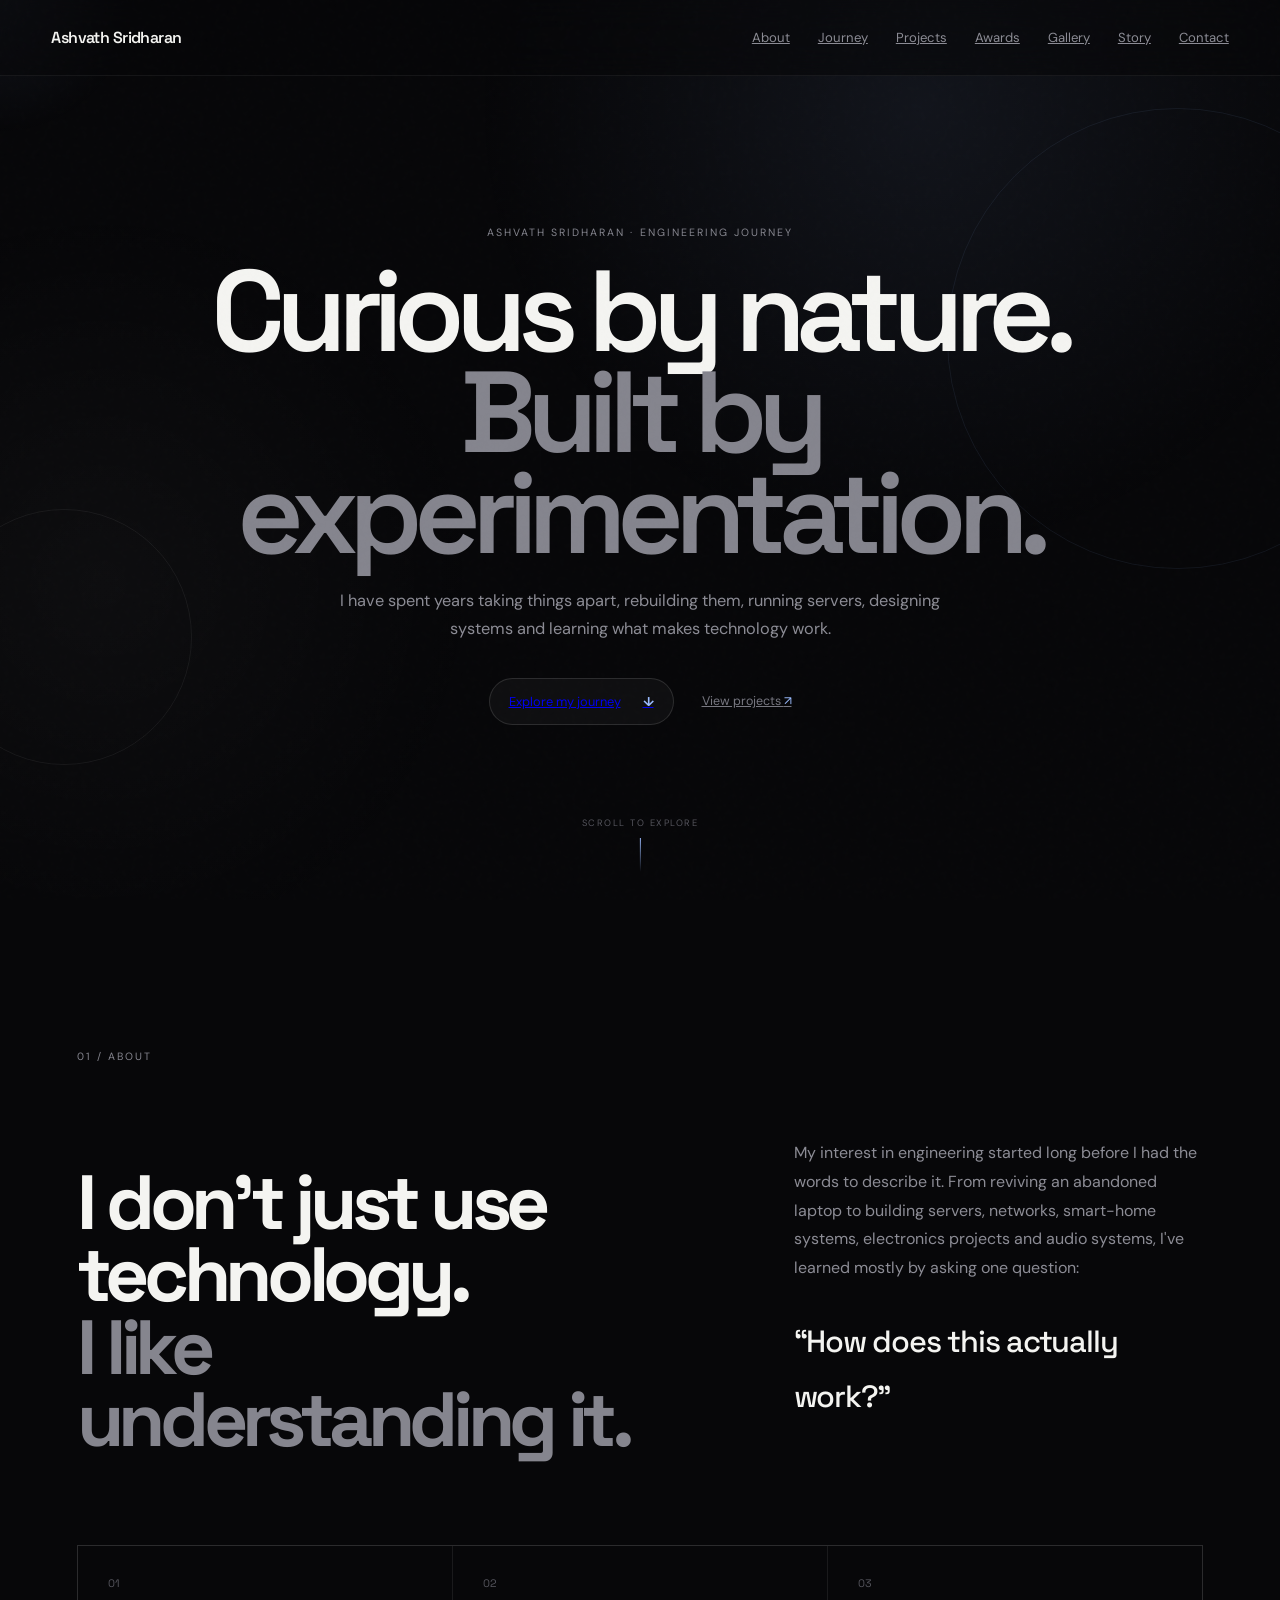
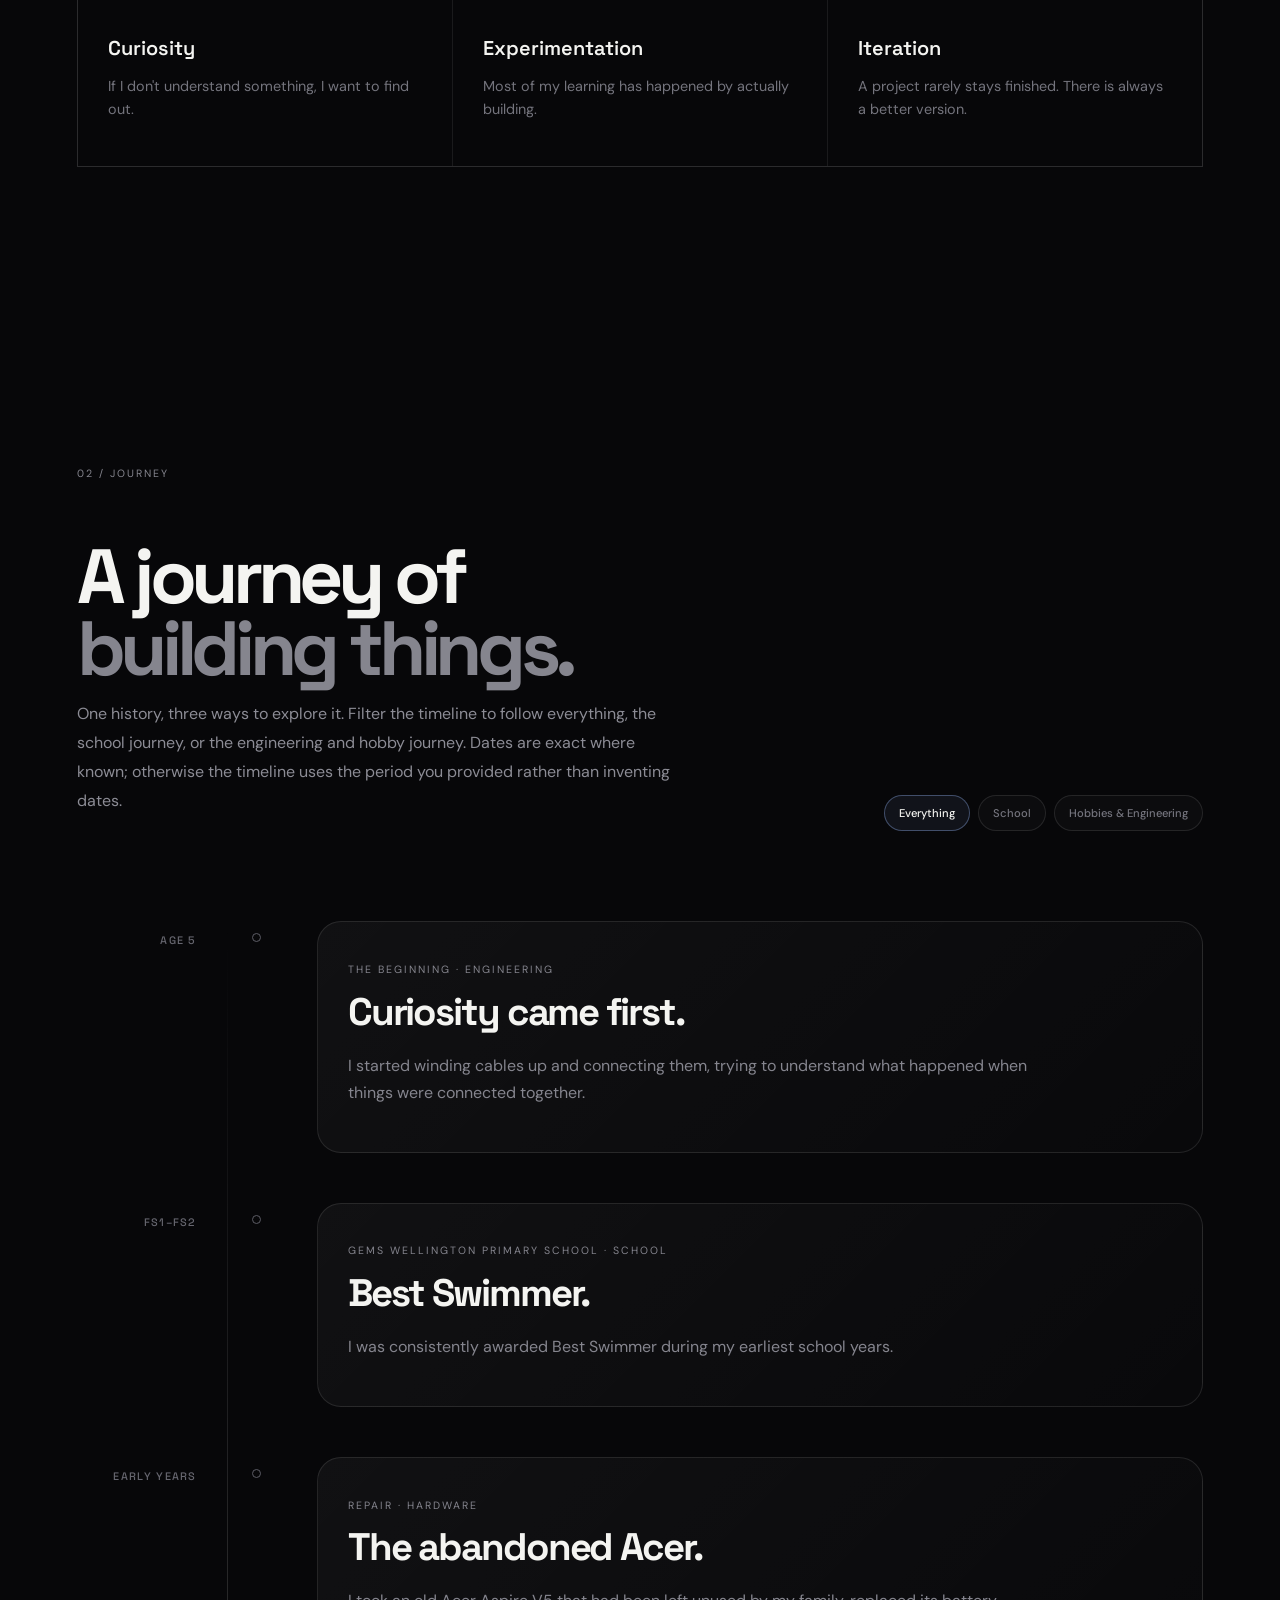
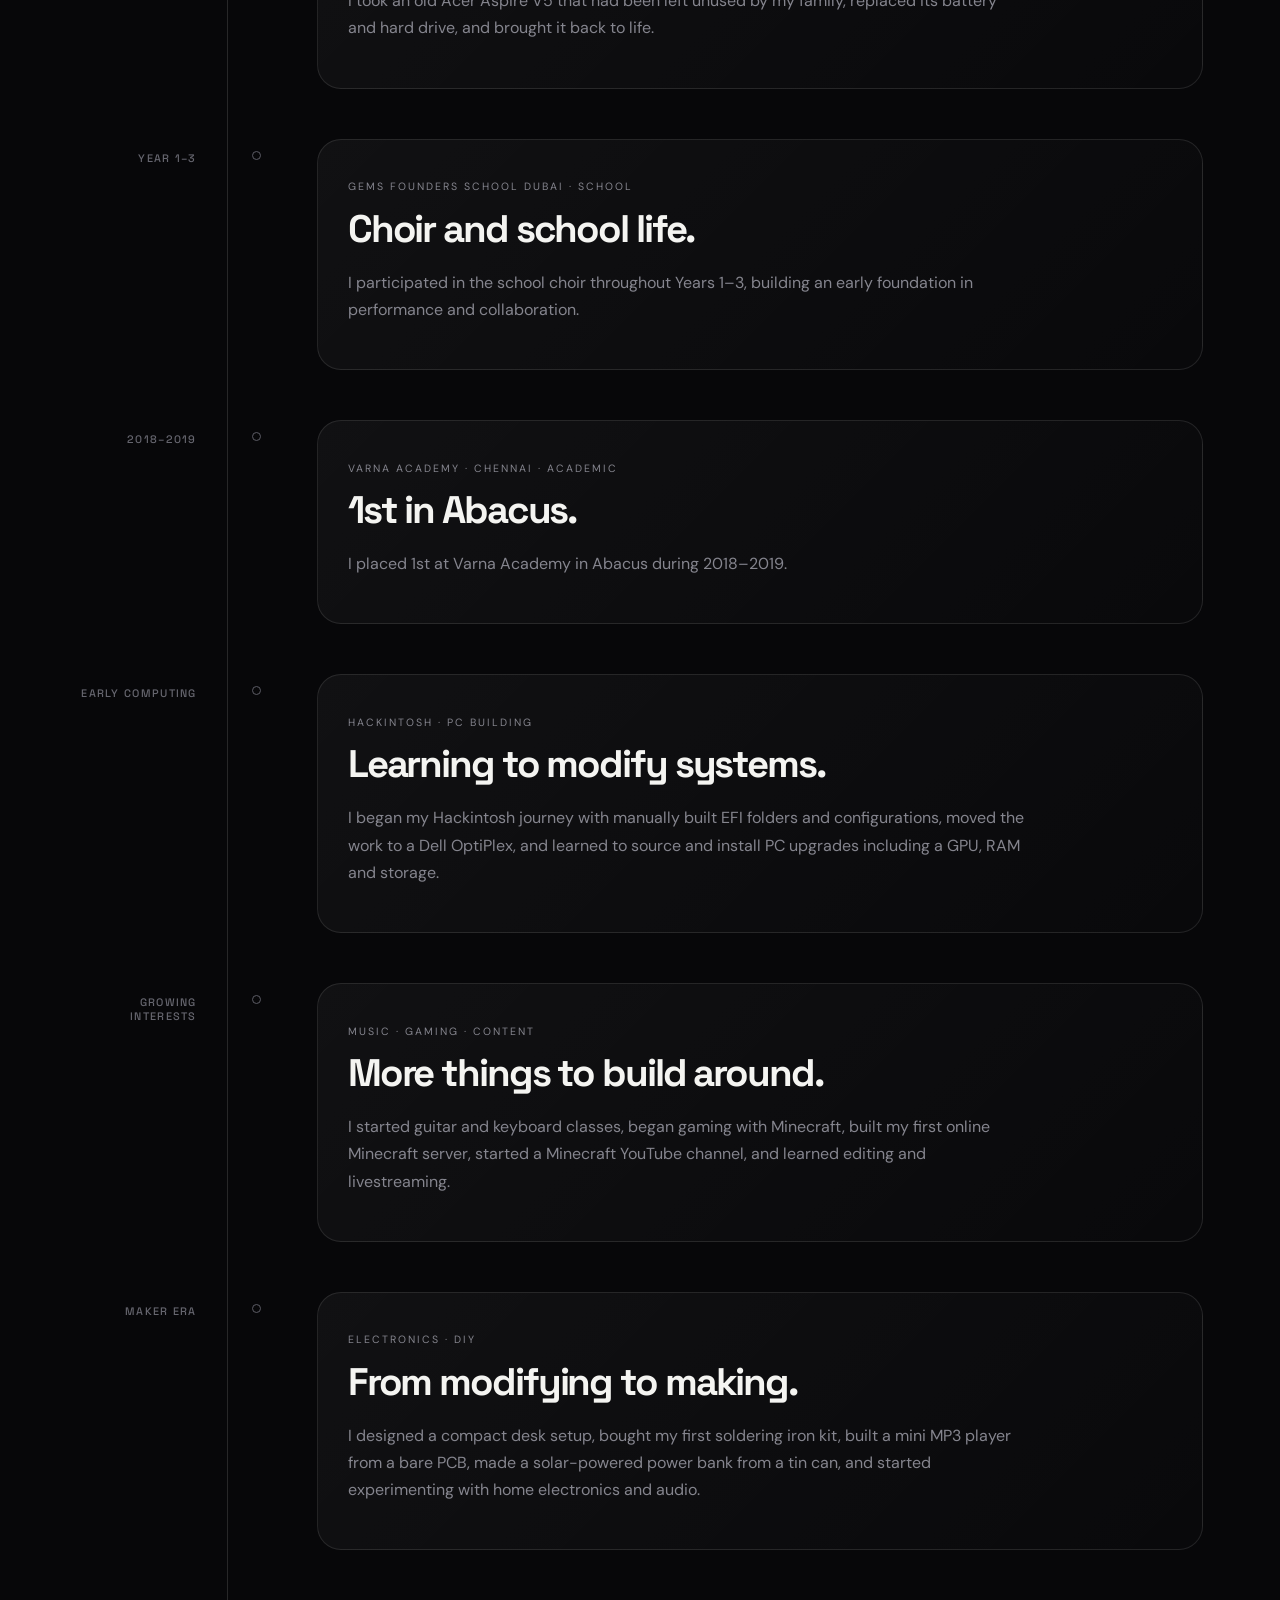
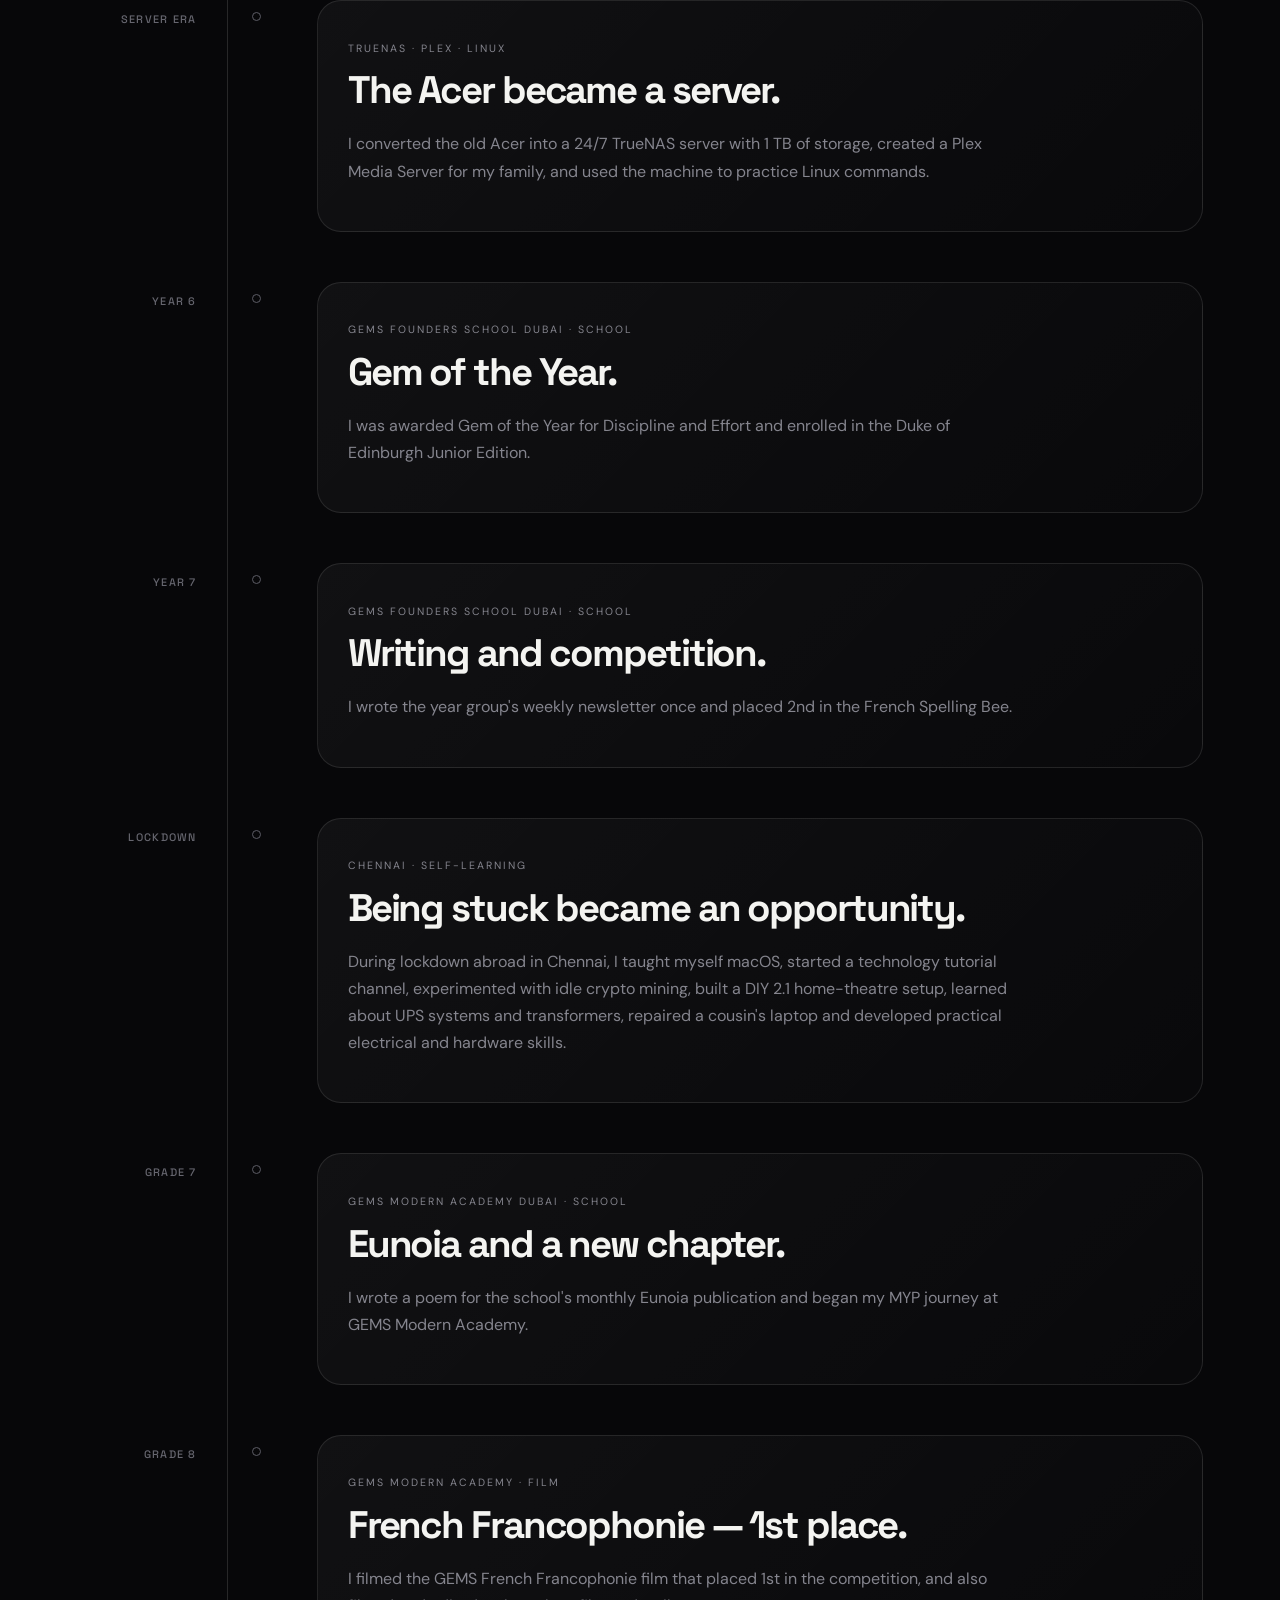
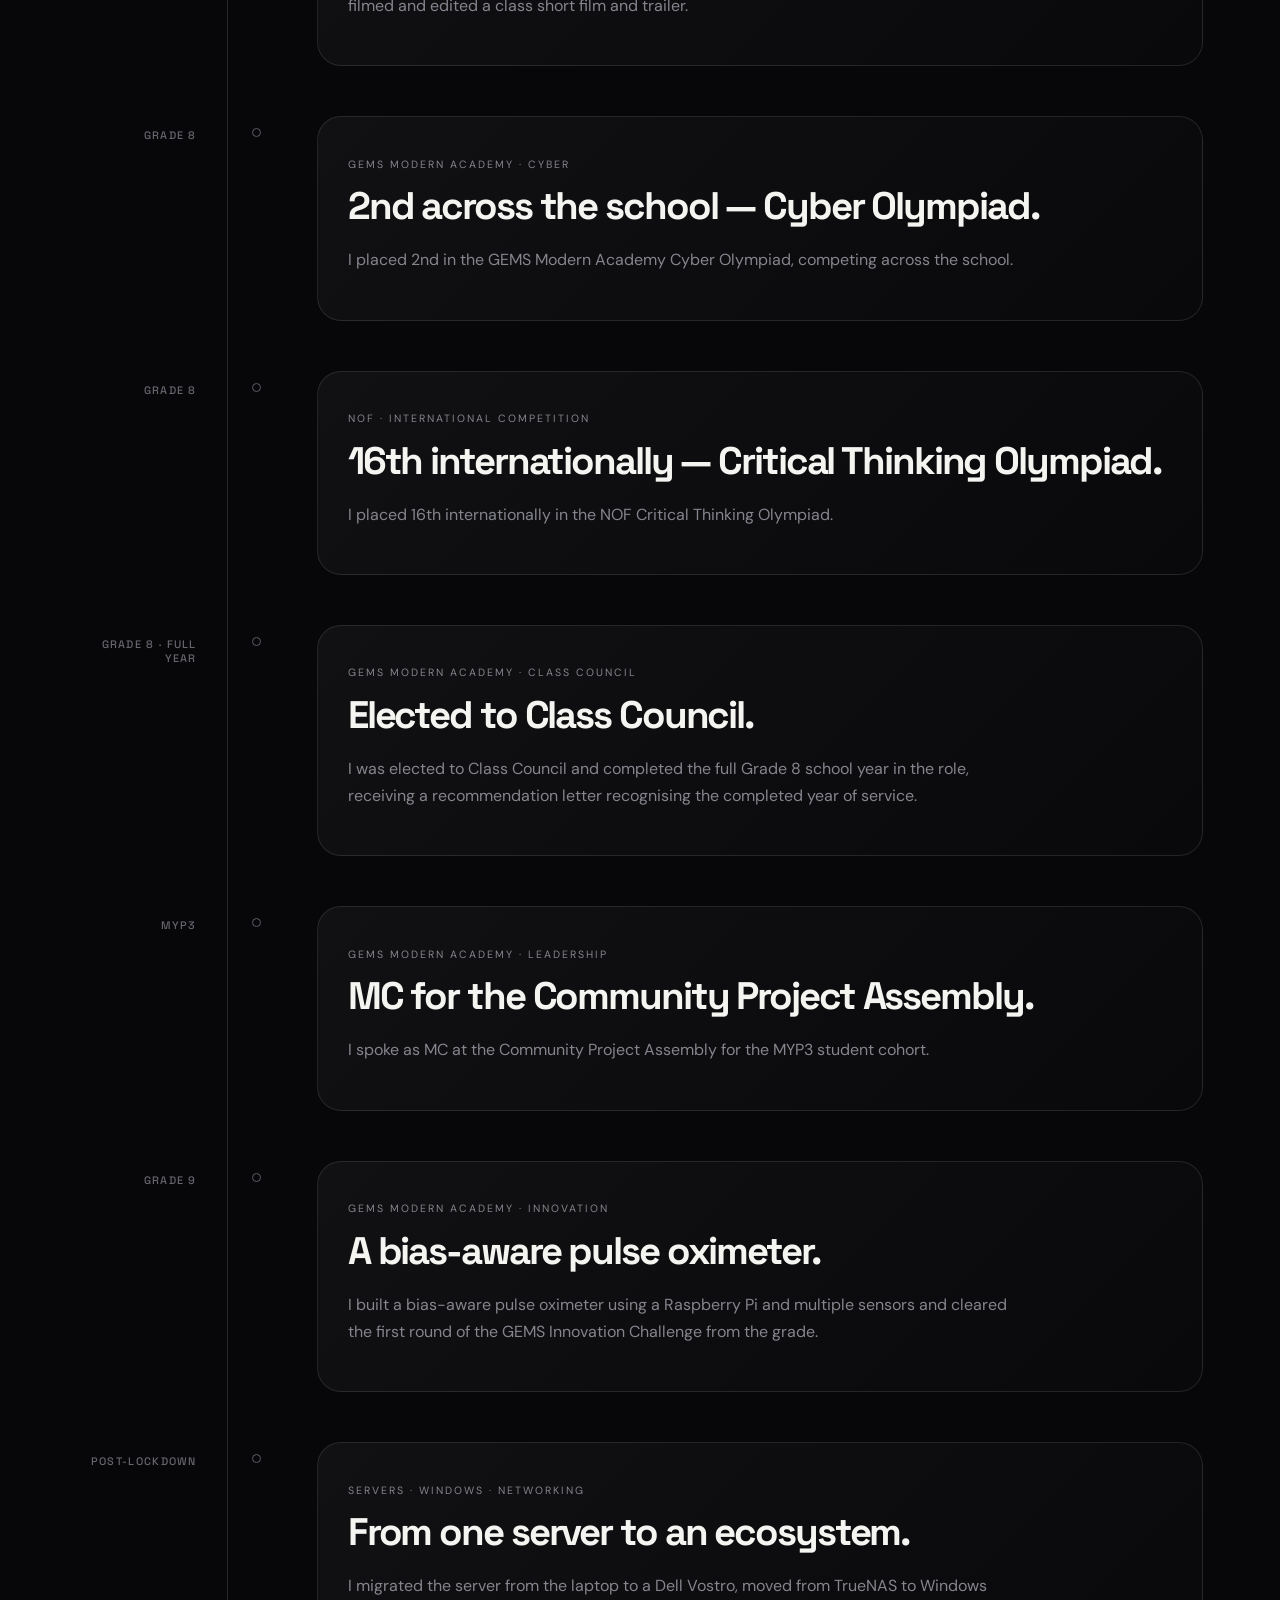
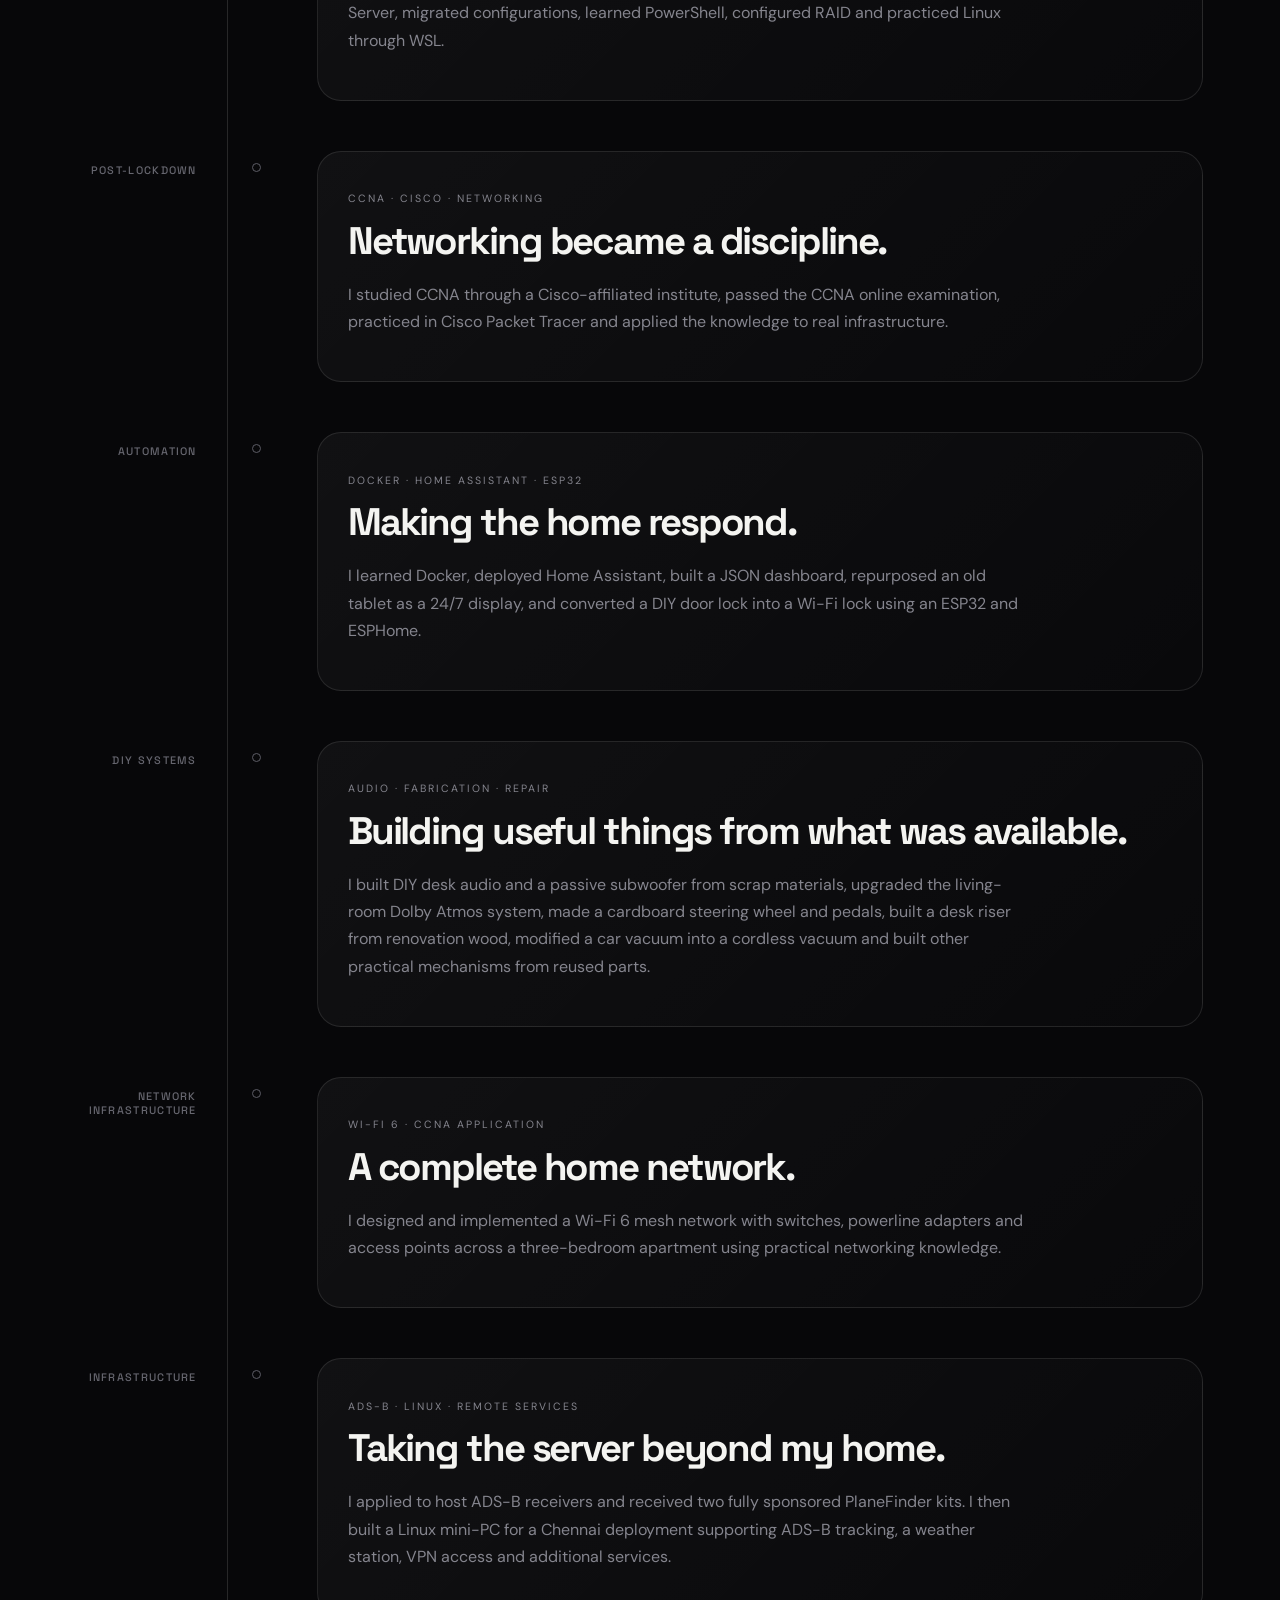
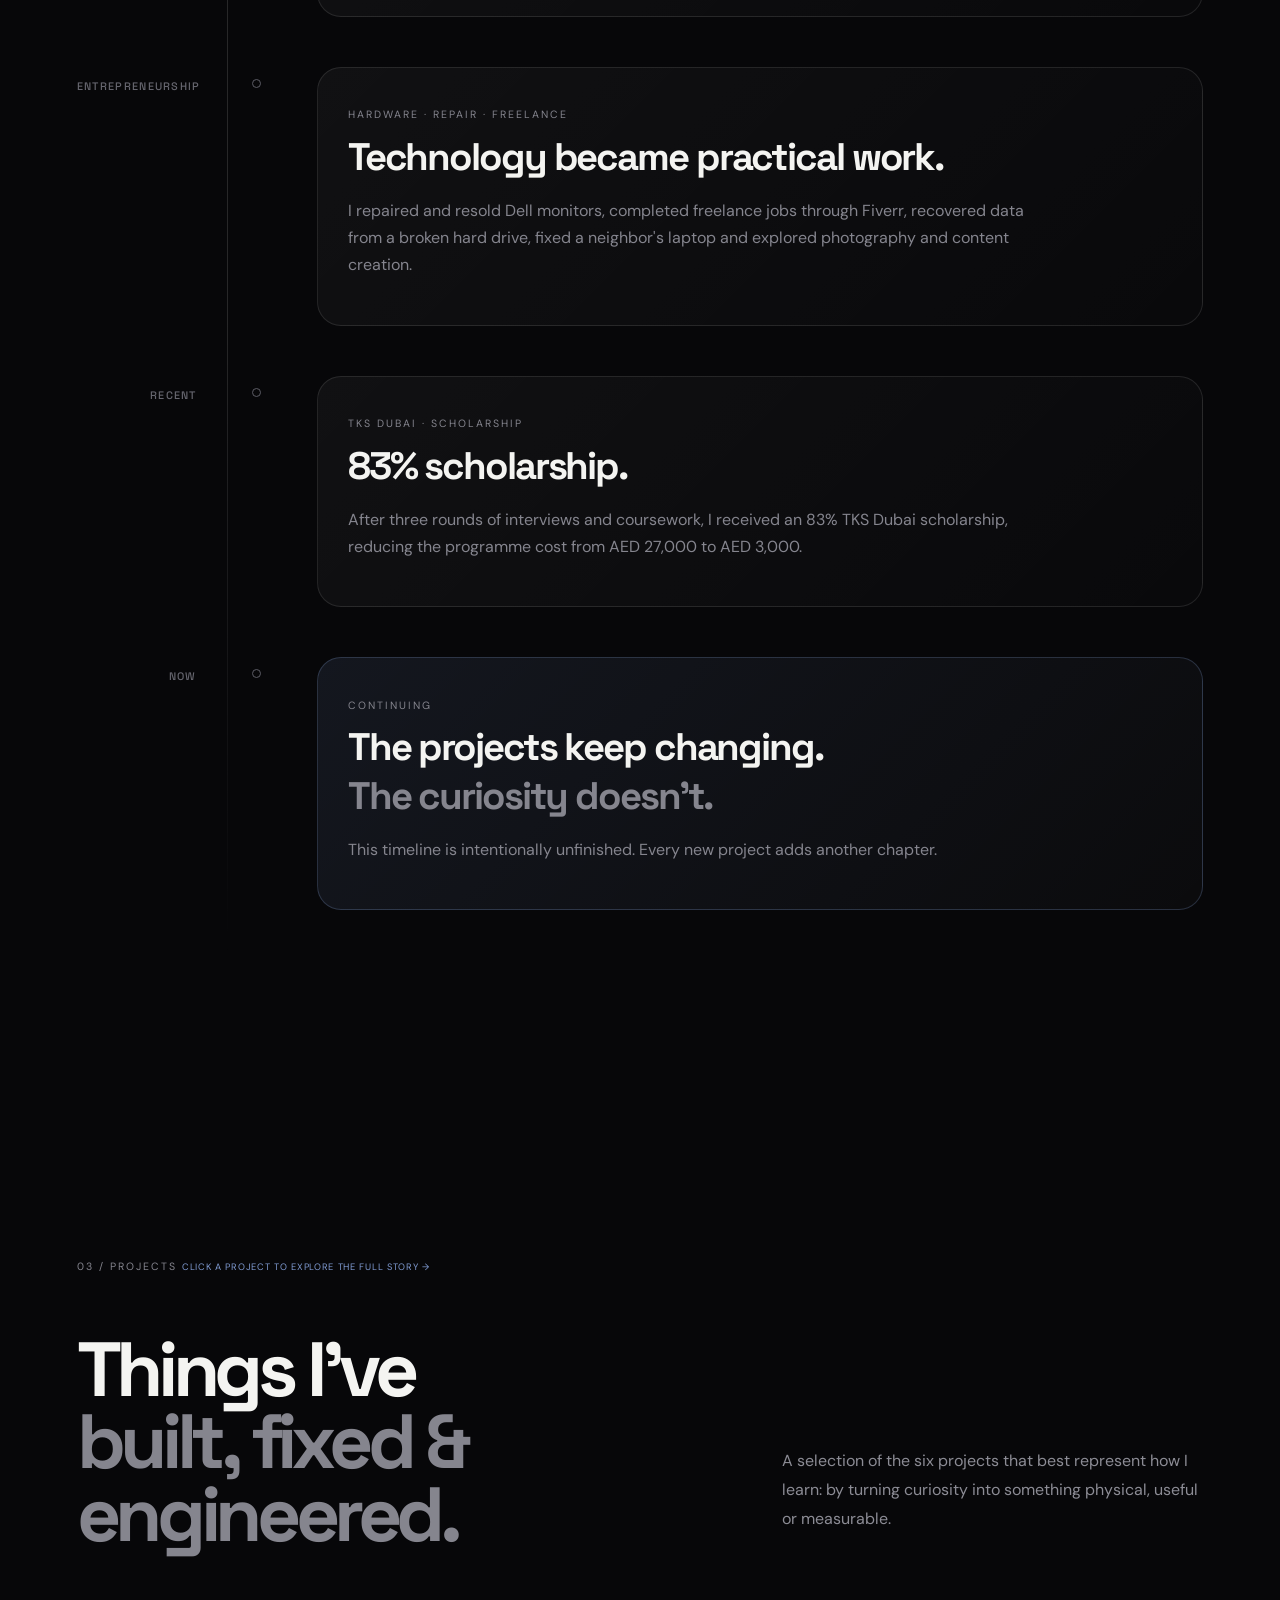
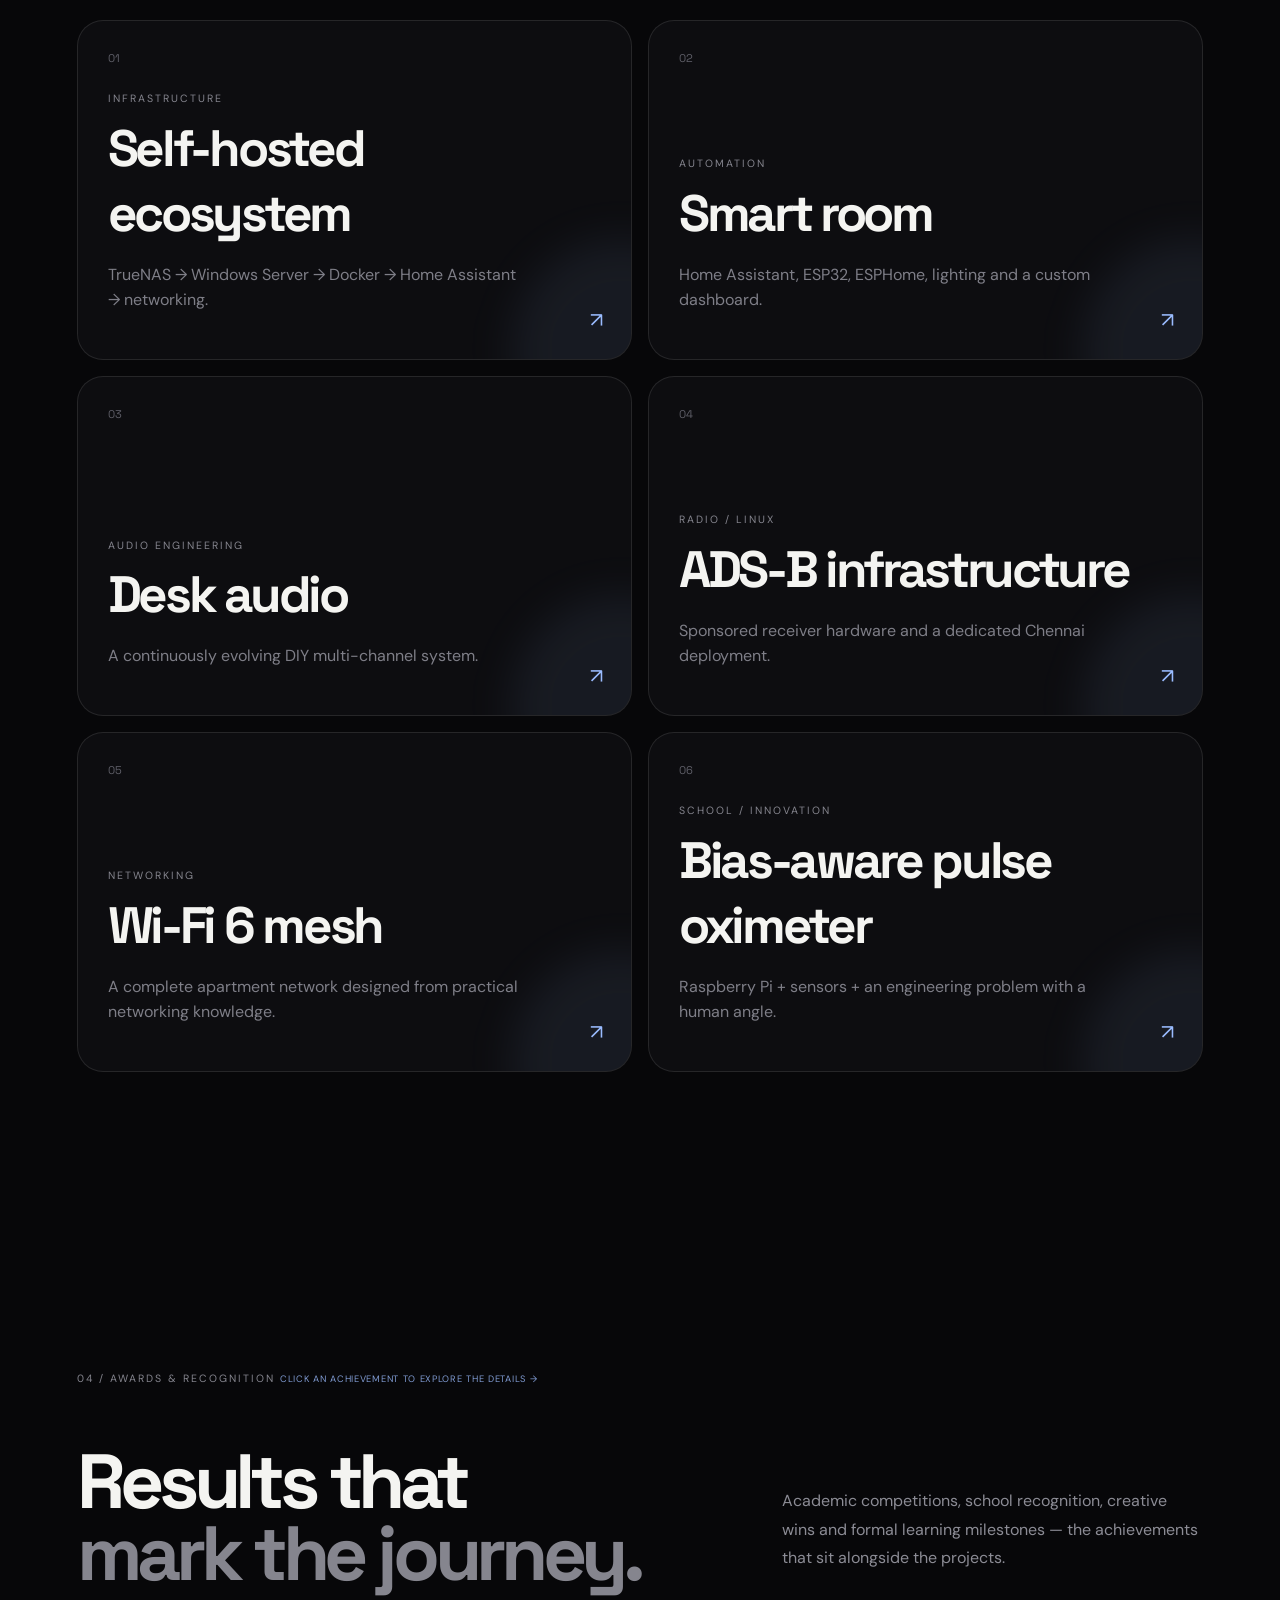
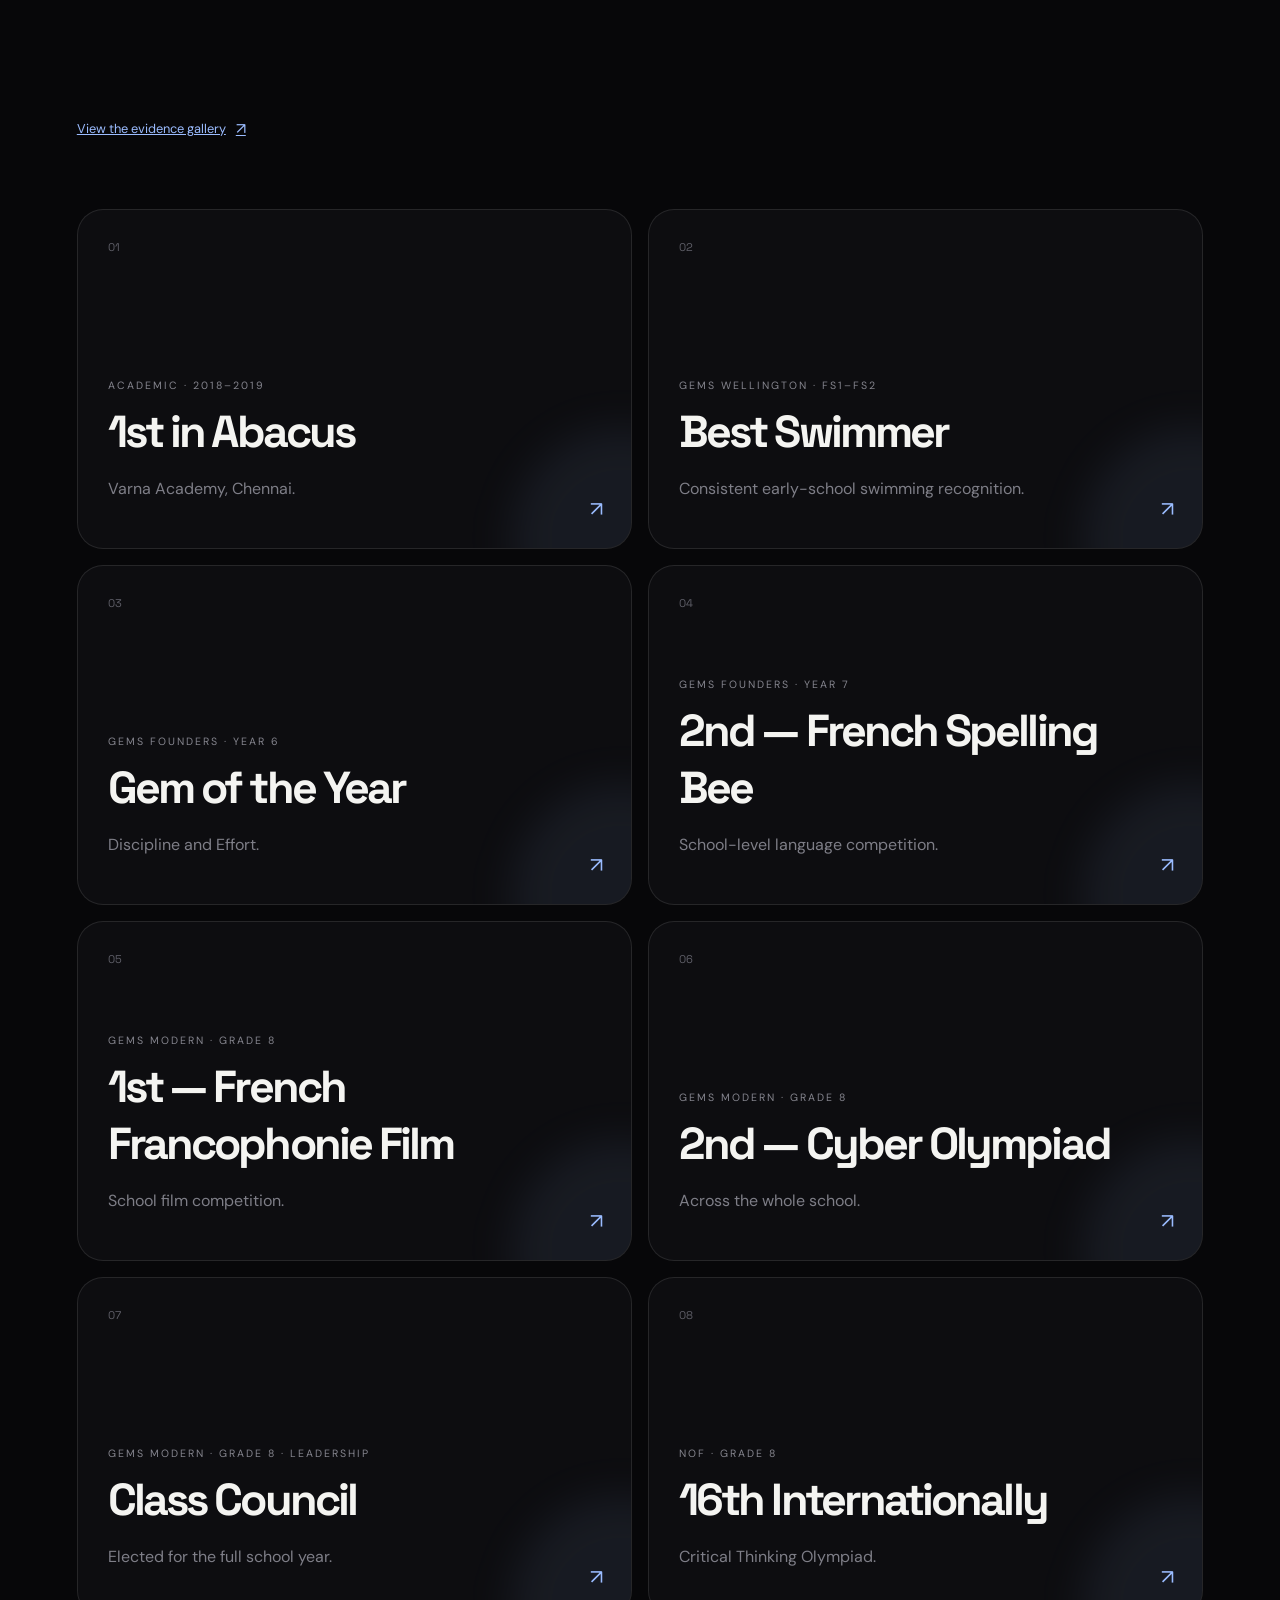
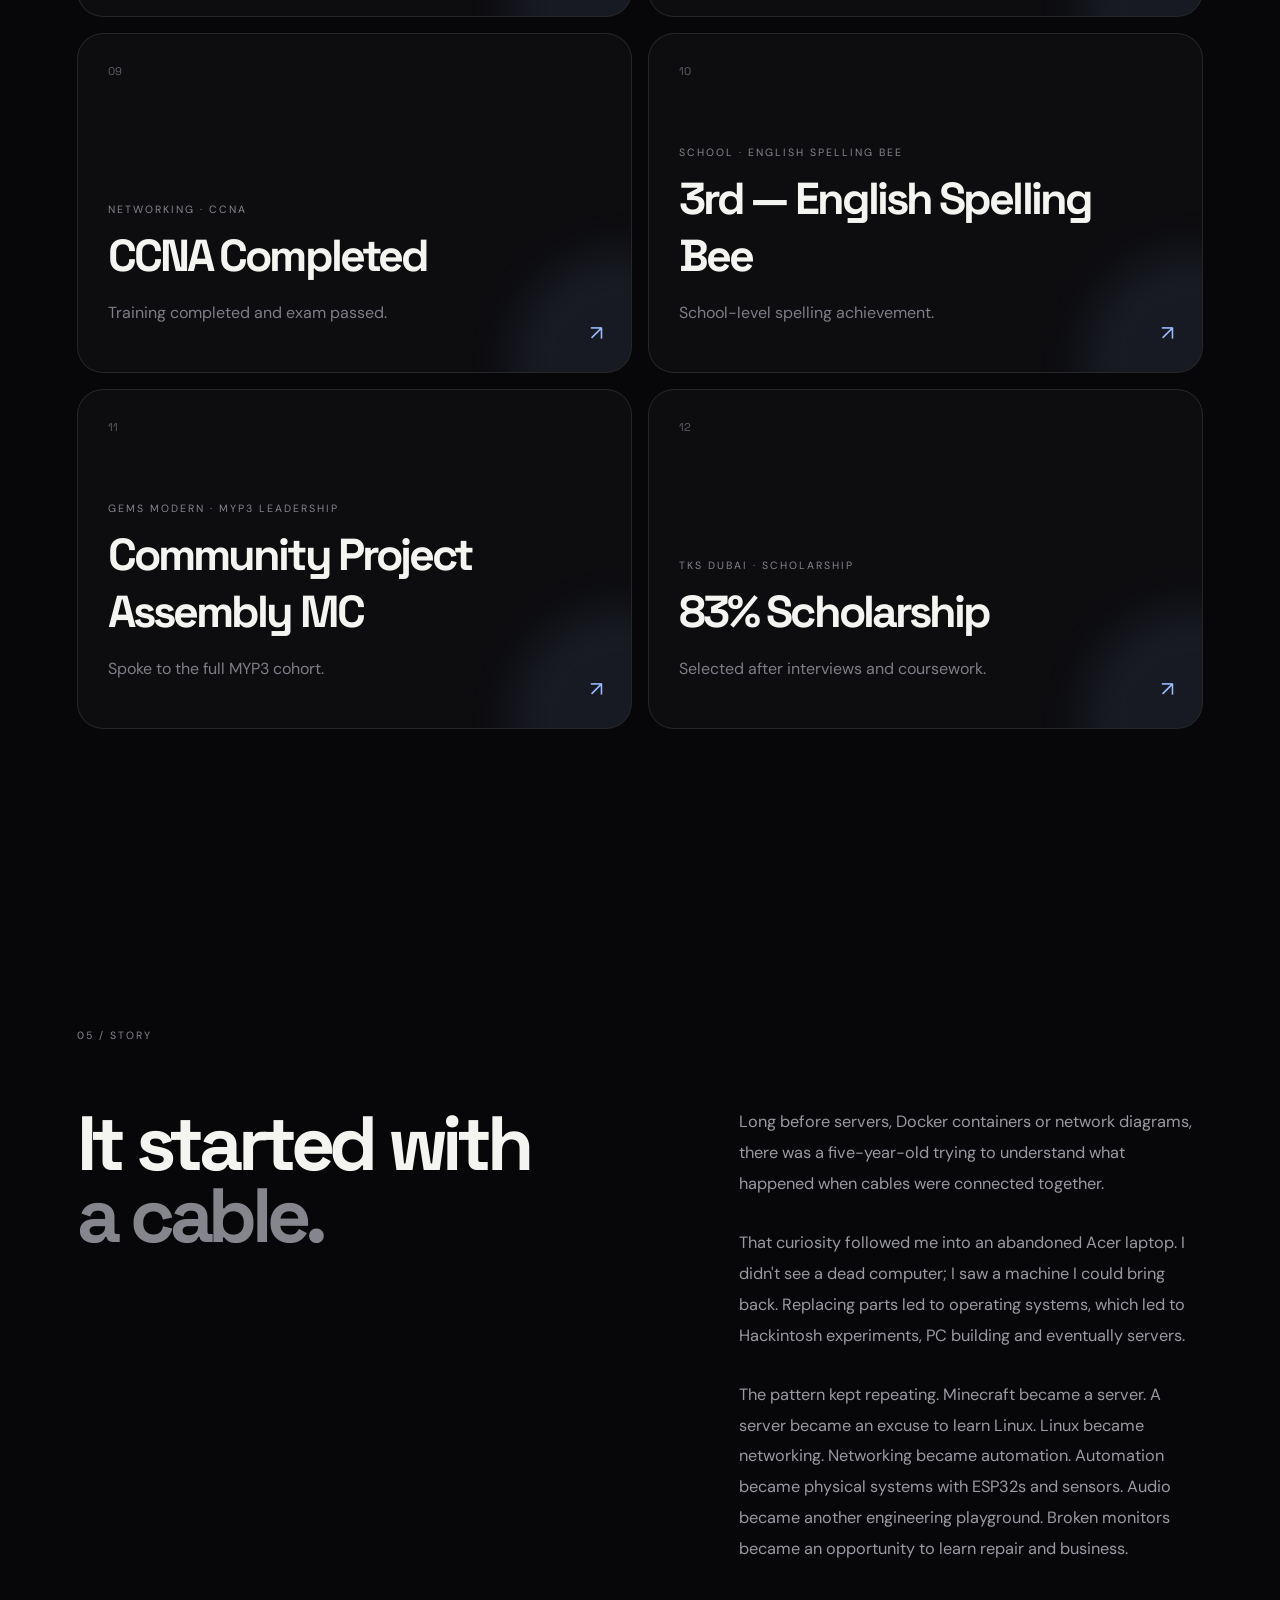
<file: index.html>
<!doctype html>
<html lang="en">
<head>
<meta charset="utf-8"><meta name="viewport" content="width=device-width,initial-scale=1">
<meta name="theme-color" content="#070709"><meta name="description" content="Ashvath Sridharan — engineering journey, projects, achievements and story.">
<title>Ashvath Sridharan — Builder & Technologist</title>
<link rel="preconnect" href="https://fonts.googleapis.com"><link rel="preconnect" href="https://fonts.gstatic.com" crossorigin>
<link href="https://fonts.googleapis.com/css2?family=DM+Sans:wght@400;500;600&family=Space+Grotesk:wght@400;500;600;700&display=swap" rel="stylesheet">
<link rel="stylesheet" href="css/style.css">
</head>
<body>
<div class="noise" aria-hidden="true"></div><div class="cursor-glow" aria-hidden="true"></div>
<header class="nav"><span class="brand">Ashvath Sridharan</span><button class="menu-button" aria-label="Toggle navigation" aria-expanded="false"><i></i><i></i></button><nav><a href="#about">About</a><a href="#journey">Journey</a><a href="#projects">Projects</a><a href="#awards">Awards</a><a href="gallery.html">Gallery</a><a href="#story">Story</a><a href="#contact">Contact</a></nav></header>
<main id="top">
<section class="hero"><div class="hero-grid" aria-hidden="true"></div><div class="hero-orb hero-orb-a"></div><div class="hero-orb hero-orb-b"></div><div class="hero-content reveal"><p class="eyebrow">ASHVATH SRIDHARAN · ENGINEERING JOURNEY</p><h1>Curious by nature.<br><span>Built by experimentation.</span></h1><p class="hero-copy">I have spent years taking things apart, rebuilding them, running servers, designing systems and learning what makes technology work.</p><div class="hero-actions"><a class="hero-cta magnetic" href="#journey"><span>Explore my journey</span><b>↓</b></a><a class="quiet-link" href="#projects">View projects <span>↗</span></a></div></div><div class="scroll-hint">SCROLL TO EXPLORE <span></span></div></section>

<section id="about" class="intro section"><div class="section-label">01 / ABOUT</div><div class="intro-grid"><h2>I don't just use technology.<br><em>I like understanding it.</em></h2><div><p>My interest in engineering started long before I had the words to describe it. From reviving an abandoned laptop to building servers, networks, smart-home systems, electronics projects and audio systems, I've learned mostly by asking one question:</p><p class="quote">“How does this actually work?”</p></div></div><div class="principles"><div><span>01</span><strong>Curiosity</strong><p>If I don't understand something, I want to find out.</p></div><div><span>02</span><strong>Experimentation</strong><p>Most of my learning has happened by actually building.</p></div><div><span>03</span><strong>Iteration</strong><p>A project rarely stays finished. There is always a better version.</p></div></div></section>

<section id="journey" class="timeline-section section"><div class="section-label">02 / JOURNEY</div><div class="timeline-heading"><div><h2>A journey of<br><span>building things.</span></h2><p>One history, three ways to explore it. Filter the timeline to follow everything, the school journey, or the engineering and hobby journey. Dates are exact where known; otherwise the timeline uses the period you provided rather than inventing dates.</p></div><div class="timeline-controls" role="group" aria-label="Timeline filter"><button class="filter active" data-filter="all">Everything</button><button class="filter" data-filter="school">School</button><button class="filter" data-filter="engineering">Hobbies & Engineering</button></div></div>
<div class="timeline" id="timeline">
<article class="timeline-item" data-type="engineering"><div class="timeline-year">AGE 5</div><div class="timeline-dot"></div><div class="timeline-card"><p class="card-kicker">THE BEGINNING · ENGINEERING</p><h3>Curiosity came first.</h3><p>I started winding cables up and connecting them, trying to understand what happened when things were connected together.</p></div></article>
<article class="timeline-item" data-type="school"><div class="timeline-year">FS1–FS2</div><div class="timeline-dot"></div><div class="timeline-card"><p class="card-kicker">GEMS WELLINGTON PRIMARY SCHOOL · SCHOOL</p><h3>Best Swimmer.</h3><p>I was consistently awarded Best Swimmer during my earliest school years.</p></div></article>
<article class="timeline-item" data-type="engineering"><div class="timeline-year">EARLY YEARS</div><div class="timeline-dot"></div><div class="timeline-card"><p class="card-kicker">REPAIR · HARDWARE</p><h3>The abandoned Acer.</h3><p>I took an old Acer Aspire V5 that had been left unused by my family, replaced its battery and hard drive, and brought it back to life.</p></div></article>

<article class="timeline-item" data-type="school"><div class="timeline-year">YEAR 1–3</div><div class="timeline-dot"></div><div class="timeline-card"><p class="card-kicker">GEMS FOUNDERS SCHOOL DUBAI · SCHOOL</p><h3>Choir and school life.</h3><p>I participated in the school choir throughout Years 1–3, building an early foundation in performance and collaboration.</p></div></article><article class="timeline-item" data-type="school"><div class="timeline-year">2018–2019</div><div class="timeline-dot"></div><div class="timeline-card"><p class="card-kicker">VARNA ACADEMY · CHENNAI · ACADEMIC</p><h3>1st in Abacus.</h3><p>I placed 1st at Varna Academy in Abacus during 2018–2019.</p></div></article>
<article class="timeline-item" data-type="engineering"><div class="timeline-year">EARLY COMPUTING</div><div class="timeline-dot"></div><div class="timeline-card"><p class="card-kicker">HACKINTOSH · PC BUILDING</p><h3>Learning to modify systems.</h3><p>I began my Hackintosh journey with manually built EFI folders and configurations, moved the work to a Dell OptiPlex, and learned to source and install PC upgrades including a GPU, RAM and storage.</p></div></article>
<article class="timeline-item" data-type="engineering"><div class="timeline-year">GROWING INTERESTS</div><div class="timeline-dot"></div><div class="timeline-card"><p class="card-kicker">MUSIC · GAMING · CONTENT</p><h3>More things to build around.</h3><p>I started guitar and keyboard classes, began gaming with Minecraft, built my first online Minecraft server, started a Minecraft YouTube channel, and learned editing and livestreaming.</p></div></article>
<article class="timeline-item" data-type="engineering"><div class="timeline-year">MAKER ERA</div><div class="timeline-dot"></div><div class="timeline-card"><p class="card-kicker">ELECTRONICS · DIY</p><h3>From modifying to making.</h3><p>I designed a compact desk setup, bought my first soldering iron kit, built a mini MP3 player from a bare PCB, made a solar-powered power bank from a tin can, and started experimenting with home electronics and audio.</p></div></article>
<article class="timeline-item" data-type="engineering"><div class="timeline-year">SERVER ERA</div><div class="timeline-dot"></div><div class="timeline-card"><p class="card-kicker">TRUENAS · PLEX · LINUX</p><h3>The Acer became a server.</h3><p>I converted the old Acer into a 24/7 TrueNAS server with 1 TB of storage, created a Plex Media Server for my family, and used the machine to practice Linux commands.</p></div></article>
<article class="timeline-item" data-type="school"><div class="timeline-year">YEAR 6</div><div class="timeline-dot"></div><div class="timeline-card"><p class="card-kicker">GEMS FOUNDERS SCHOOL DUBAI · SCHOOL</p><h3>Gem of the Year.</h3><p>I was awarded Gem of the Year for Discipline and Effort and enrolled in the Duke of Edinburgh Junior Edition.</p></div></article>
<article class="timeline-item" data-type="school"><div class="timeline-year">YEAR 7</div><div class="timeline-dot"></div><div class="timeline-card"><p class="card-kicker">GEMS FOUNDERS SCHOOL DUBAI · SCHOOL</p><h3>Writing and competition.</h3><p>I wrote the year group's weekly newsletter once and placed 2nd in the French Spelling Bee.</p></div></article>
<article class="timeline-item" data-type="engineering"><div class="timeline-year">LOCKDOWN</div><div class="timeline-dot"></div><div class="timeline-card"><p class="card-kicker">CHENNAI · SELF-LEARNING</p><h3>Being stuck became an opportunity.</h3><p>During lockdown abroad in Chennai, I taught myself macOS, started a technology tutorial channel, experimented with idle crypto mining, built a DIY 2.1 home-theatre setup, learned about UPS systems and transformers, repaired a cousin's laptop and developed practical electrical and hardware skills.</p></div></article>
<article class="timeline-item" data-type="school"><div class="timeline-year">GRADE 7</div><div class="timeline-dot"></div><div class="timeline-card"><p class="card-kicker">GEMS MODERN ACADEMY DUBAI · SCHOOL</p><h3>Eunoia and a new chapter.</h3><p>I wrote a poem for the school's monthly Eunoia publication and began my MYP journey at GEMS Modern Academy.</p></div></article>
<article class="timeline-item" data-type="school"><div class="timeline-year">GRADE 8</div><div class="timeline-dot"></div><div class="timeline-card"><p class="card-kicker">GEMS MODERN ACADEMY · FILM</p><h3>French Francophonie — 1st place.</h3><p>I filmed the GEMS French Francophonie film that placed 1st in the competition, and also filmed and edited a class short film and trailer.</p></div></article>
<article class="timeline-item" data-type="school"><div class="timeline-year">GRADE 8</div><div class="timeline-dot"></div><div class="timeline-card"><p class="card-kicker">GEMS MODERN ACADEMY · CYBER</p><h3>2nd across the school — Cyber Olympiad.</h3><p>I placed 2nd in the GEMS Modern Academy Cyber Olympiad, competing across the school.</p></div></article>
<article class="timeline-item" data-type="school"><div class="timeline-year">GRADE 8</div><div class="timeline-dot"></div><div class="timeline-card"><p class="card-kicker">NOF · INTERNATIONAL COMPETITION</p><h3>16th internationally — Critical Thinking Olympiad.</h3><p>I placed 16th internationally in the NOF Critical Thinking Olympiad.</p></div></article>
<article class="timeline-item" data-type="school"><div class="timeline-year">GRADE 8 · FULL YEAR</div><div class="timeline-dot"></div><div class="timeline-card"><p class="card-kicker">GEMS MODERN ACADEMY · CLASS COUNCIL</p><h3>Elected to Class Council.</h3><p>I was elected to Class Council and completed the full Grade 8 school year in the role, receiving a recommendation letter recognising the completed year of service.</p></div></article>
<article class="timeline-item" data-type="school"><div class="timeline-year">MYP3</div><div class="timeline-dot"></div><div class="timeline-card"><p class="card-kicker">GEMS MODERN ACADEMY · LEADERSHIP</p><h3>MC for the Community Project Assembly.</h3><p>I spoke as MC at the Community Project Assembly for the MYP3 student cohort.</p></div></article>
<article class="timeline-item" data-type="school"><div class="timeline-year">GRADE 9</div><div class="timeline-dot"></div><div class="timeline-card"><p class="card-kicker">GEMS MODERN ACADEMY · INNOVATION</p><h3>A bias-aware pulse oximeter.</h3><p>I built a bias-aware pulse oximeter using a Raspberry Pi and multiple sensors and cleared the first round of the GEMS Innovation Challenge from the grade.</p></div></article>
<article class="timeline-item" data-type="engineering"><div class="timeline-year">POST-LOCKDOWN</div><div class="timeline-dot"></div><div class="timeline-card"><p class="card-kicker">SERVERS · WINDOWS · NETWORKING</p><h3>From one server to an ecosystem.</h3><p>I migrated the server from the laptop to a Dell Vostro, moved from TrueNAS to Windows Server, migrated configurations, learned PowerShell, configured RAID and practiced Linux through WSL.</p></div></article>
<article class="timeline-item" data-type="engineering"><div class="timeline-year">POST-LOCKDOWN</div><div class="timeline-dot"></div><div class="timeline-card"><p class="card-kicker">CCNA · CISCO · NETWORKING</p><h3>Networking became a discipline.</h3><p>I studied CCNA through a Cisco-affiliated institute, passed the CCNA online examination, practiced in Cisco Packet Tracer and applied the knowledge to real infrastructure.</p></div></article>
<article class="timeline-item" data-type="engineering"><div class="timeline-year">AUTOMATION</div><div class="timeline-dot"></div><div class="timeline-card"><p class="card-kicker">DOCKER · HOME ASSISTANT · ESP32</p><h3>Making the home respond.</h3><p>I learned Docker, deployed Home Assistant, built a JSON dashboard, repurposed an old tablet as a 24/7 display, and converted a DIY door lock into a Wi-Fi lock using an ESP32 and ESPHome.</p></div></article>
<article class="timeline-item" data-type="engineering"><div class="timeline-year">DIY SYSTEMS</div><div class="timeline-dot"></div><div class="timeline-card"><p class="card-kicker">AUDIO · FABRICATION · REPAIR</p><h3>Building useful things from what was available.</h3><p>I built DIY desk audio and a passive subwoofer from scrap materials, upgraded the living-room Dolby Atmos system, made a cardboard steering wheel and pedals, built a desk riser from renovation wood, modified a car vacuum into a cordless vacuum and built other practical mechanisms from reused parts.</p></div></article>
<article class="timeline-item" data-type="engineering"><div class="timeline-year">NETWORK INFRASTRUCTURE</div><div class="timeline-dot"></div><div class="timeline-card"><p class="card-kicker">WI-FI 6 · CCNA APPLICATION</p><h3>A complete home network.</h3><p>I designed and implemented a Wi-Fi 6 mesh network with switches, powerline adapters and access points across a three-bedroom apartment using practical networking knowledge.</p></div></article>
<article class="timeline-item" data-type="engineering"><div class="timeline-year">INFRASTRUCTURE</div><div class="timeline-dot"></div><div class="timeline-card"><p class="card-kicker">ADS-B · LINUX · REMOTE SERVICES</p><h3>Taking the server beyond my home.</h3><p>I applied to host ADS-B receivers and received two fully sponsored PlaneFinder kits. I then built a Linux mini-PC for a Chennai deployment supporting ADS-B tracking, a weather station, VPN access and additional services.</p></div></article>
<article class="timeline-item" data-type="engineering"><div class="timeline-year">ENTREPRENEURSHIP</div><div class="timeline-dot"></div><div class="timeline-card"><p class="card-kicker">HARDWARE · REPAIR · FREELANCE</p><h3>Technology became practical work.</h3><p>I repaired and resold Dell monitors, completed freelance jobs through Fiverr, recovered data from a broken hard drive, fixed a neighbor's laptop and explored photography and content creation.</p></div></article>
<article class="timeline-item" data-type="school"><div class="timeline-year">RECENT</div><div class="timeline-dot"></div><div class="timeline-card"><p class="card-kicker">TKS DUBAI · SCHOLARSHIP</p><h3>83% scholarship.</h3><p>After three rounds of interviews and coursework, I received an 83% TKS Dubai scholarship, reducing the programme cost from AED 27,000 to AED 3,000.</p></div></article>
<article class="timeline-item" data-type="engineering"><div class="timeline-year">NOW</div><div class="timeline-dot"></div><div class="timeline-card final-card"><p class="card-kicker">CONTINUING</p><h3>The projects keep changing.<br><span>The curiosity doesn't.</span></h3><p>This timeline is intentionally unfinished. Every new project adds another chapter.</p></div></article>
</div></section>

<section id="projects" class="projects section"><div class="section-label">03 / PROJECTS <span class="project-click-hint">Click a project to explore the full story →</span></div><div class="projects-intro"><h2>Things I've<br><span>built, fixed & engineered.</span></h2><p>A selection of the six projects that best represent how I learn: by turning curiosity into something physical, useful or measurable.</p></div><div class="project-grid">
<article class="project-card featured reveal" data-project="server"><span>01</span><div><p class="card-kicker">INFRASTRUCTURE</p><h3>Self-hosted<br>ecosystem</h3><p>TrueNAS → Windows Server → Docker → Home Assistant → networking.</p></div><div class="card-arrow">↗</div></article>
<article class="project-card reveal" data-project="smart"><span>02</span><div><p class="card-kicker">AUTOMATION</p><h3>Smart room</h3><p>Home Assistant, ESP32, ESPHome, lighting and a custom dashboard.</p></div><div class="card-arrow">↗</div></article>
<article class="project-card reveal" data-project="audio"><span>03</span><div><p class="card-kicker">AUDIO ENGINEERING</p><h3>Desk audio</h3><p>A continuously evolving DIY multi-channel system.</p></div><div class="card-arrow">↗</div></article>
<article class="project-card reveal" data-project="adsb"><span>04</span><div><p class="card-kicker">RADIO / LINUX</p><h3>ADS-B infrastructure</h3><p>Sponsored receiver hardware and a dedicated Chennai deployment.</p></div><div class="card-arrow">↗</div></article>
<article class="project-card reveal" data-project="network"><span>05</span><div><p class="card-kicker">NETWORKING</p><h3>Wi-Fi 6 mesh</h3><p>A complete apartment network designed from practical networking knowledge.</p></div><div class="card-arrow">↗</div></article>
<article class="project-card reveal" data-project="pulse"><span>06</span><div><p class="card-kicker">SCHOOL / INNOVATION</p><h3>Bias-aware pulse oximeter</h3><p>Raspberry Pi + sensors + an engineering problem with a human angle.</p></div><div class="card-arrow">↗</div></article>
</div></section>

<section id="awards" class="projects awards-section section"><div class="section-label">04 / AWARDS & RECOGNITION <span class="project-click-hint">Click an achievement to explore the details →</span></div><div class="projects-intro"><h2>Results that<br><span>mark the journey.</span></h2><p>Academic competitions, school recognition, creative wins and formal learning milestones — the achievements that sit alongside the projects.</p><a class="gallery-link" href="gallery.html">View the evidence gallery <span>↗</span></a></div><div class="project-grid award-grid">
<article class="project-card award-card reveal" data-award="abacus"><span>01</span><div><p class="card-kicker">ACADEMIC · 2018–2019</p><h3>1st in Abacus</h3><p>Varna Academy, Chennai.</p></div><div class="card-arrow">↗</div></article>
<article class="project-card award-card reveal" data-award="swimming"><span>02</span><div><p class="card-kicker">GEMS WELLINGTON · FS1–FS2</p><h3>Best Swimmer</h3><p>Consistent early-school swimming recognition.</p></div><div class="card-arrow">↗</div></article>
<article class="project-card award-card reveal" data-award="gemsdiscipline"><span>03</span><div><p class="card-kicker">GEMS FOUNDERS · YEAR 6</p><h3>Gem of the Year</h3><p>Discipline and Effort.</p></div><div class="card-arrow">↗</div></article>
<article class="project-card award-card reveal" data-award="frenchbee"><span>04</span><div><p class="card-kicker">GEMS FOUNDERS · YEAR 7</p><h3>2nd — French Spelling Bee</h3><p>School-level language competition.</p></div><div class="card-arrow">↗</div></article>
<article class="project-card award-card reveal" data-award="film"><span>05</span><div><p class="card-kicker">GEMS MODERN · GRADE 8</p><h3>1st — French Francophonie Film</h3><p>School film competition.</p></div><div class="card-arrow">↗</div></article>
<article class="project-card award-card reveal" data-award="cyber"><span>06</span><div><p class="card-kicker">GEMS MODERN · GRADE 8</p><h3>2nd — Cyber Olympiad</h3><p>Across the whole school.</p></div><div class="card-arrow">↗</div></article>
<article class="project-card award-card reveal" data-award="council"><span>07</span><div><p class="card-kicker">GEMS MODERN · GRADE 8 · LEADERSHIP</p><h3>Class Council</h3><p>Elected for the full school year.</p></div><div class="card-arrow">↗</div></article>
<article class="project-card award-card reveal" data-award="critical"><span>08</span><div><p class="card-kicker">NOF · GRADE 8</p><h3>16th Internationally</h3><p>Critical Thinking Olympiad.</p></div><div class="card-arrow">↗</div></article>
<article class="project-card award-card reveal" data-award="ccna"><span>09</span><div><p class="card-kicker">NETWORKING · CCNA</p><h3>CCNA Completed</h3><p>Training completed and exam passed.</p></div><div class="card-arrow">↗</div></article>
<article class="project-card award-card reveal" data-award="englishbee"><span>10</span><div><p class="card-kicker">SCHOOL · ENGLISH SPELLING BEE</p><h3>3rd — English Spelling Bee</h3><p>School-level spelling achievement.</p></div><div class="card-arrow">↗</div></article>
<article class="project-card award-card reveal" data-award="mc"><span>11</span><div><p class="card-kicker">GEMS MODERN · MYP3 LEADERSHIP</p><h3>Community Project Assembly MC</h3><p>Spoke to the full MYP3 cohort.</p></div><div class="card-arrow">↗</div></article>
<article class="project-card award-card reveal" data-award="scholarship"><span>12</span><div><p class="card-kicker">TKS DUBAI · SCHOLARSHIP</p><h3>83% Scholarship</h3><p>Selected after interviews and coursework.</p></div><div class="card-arrow">↗</div></article>
</div></section>

<section id="story" class="story section"><div class="section-label">05 / STORY</div><div class="story-layout"><h2>It started with<br><span>a cable.</span></h2><div class="story-copy"><p>Long before servers, Docker containers or network diagrams, there was a five-year-old trying to understand what happened when cables were connected together.</p><p>That curiosity followed me into an abandoned Acer laptop. I didn't see a dead computer; I saw a machine I could bring back. Replacing parts led to operating systems, which led to Hackintosh experiments, PC building and eventually servers.</p><p>The pattern kept repeating. Minecraft became a server. A server became an excuse to learn Linux. Linux became networking. Networking became automation. Automation became physical systems with ESP32s and sensors. Audio became another engineering playground. Broken monitors became an opportunity to learn repair and business.</p><p>None of these projects were planned as a single curriculum. They grew out of questions I couldn't leave unanswered.</p><p class="story-emphasis">I don't think that instinct is going away anytime soon.</p></div></div></section>
<section class="stats section"><div class="stat"><strong>01</strong><span>Curiosity → a lifetime habit</span></div><div class="stat"><strong>∞</strong><span>Iterations still to come</span></div><div class="stat"><strong>24/7</strong><span>Servers, systems & experiments</span></div><div class="stat"><strong>12</strong><span>Featured achievements</span></div></section>

<section id="contact" class="contact section"><div class="section-label">06 / CONTACT</div><div class="contact-inner"><p class="eyebrow">HAVE A QUESTION / WANT TO TALK?</p><h2>Let's build something<br><span>worth remembering.</span></h2><div class="contact-direct contact-clean"><div class="contact-name">Ashvath Sridharan</div><a href="https://wa.me/971552785813" target="_blank" rel="noopener"><span>WhatsApp</span><b>+971 55 278 5813</b></a><a href="mailto:ashvath57@gmail.com"><span>Email</span><b>ashvath57@gmail.com</b></a></div></div></section>
</main>
<footer><span>ASHVATH SRIDHARAN</span><span>BUILT FROM SCRATCH · HOSTED FROM MY SERVER · 2026</span></footer>
<div class="modal" aria-hidden="true"><div class="modal-backdrop"></div><article class="project-modal"><button class="modal-close" aria-label="Close details">×</button><p class="card-kicker modal-kicker"></p><h2 class="modal-title"></h2><p class="modal-summary"></p><div class="modal-body"></div></article></div>
<script src="js/main.js"></script>
</body></html>
</file>
<file: css/style.css>
*{box-sizing:border-box}html{scroll-behavior:smooth}body{margin:0;background:#070709;color:#f4f4f1;font-family:"DM Sans",system-ui,sans-serif;overflow-x:hidden}body::before{content:"";position:fixed;inset:0;pointer-events:none;background:radial-gradient(circle at 72% 12%,rgba(155,188,255,.08),transparent 28rem),radial-gradient(circle at 8% 65%,rgba(255,255,255,.03),transparent 24rem);z-index:-2}.noise{position:fixed;inset:0;opacity:.035;pointer-events:none;z-index:100;background-image:url("data:image/svg+xml,%3Csvg viewBox='0 0 180 180' xmlns='http://www.w3.org/2000/svg'%3E%3Cfilter id='n'%3E%3CfeTurbulence type='fractalNoise' baseFrequency='.9' numOctaves='4' stitchTiles='stitch'/%3E%3C/filter%3E%3Crect width='100%25' height='100%25' filter='url(%23n)' opacity='.35'/%3E%3C/svg%3E")}.cursor-glow{position:fixed;width:280px;height:280px;border-radius:50%;background:radial-gradient(circle,rgba(155,188,255,.08),transparent 68%);transform:translate(-50%,-50%);pointer-events:none;z-index:-1;transition:opacity .3s}.nav{position:fixed;top:0;left:0;right:0;height:76px;display:flex;align-items:center;justify-content:space-between;padding:0 4vw;z-index:80;backdrop-filter:blur(18px);background:rgba(7,7,9,.58);border-bottom:1px solid rgba(255,255,255,.06)}.brand{font:700 1.2rem "Space Grotesk",sans-serif;letter-spacing:-.07em}.brand span{color:#9bbcff}.nav nav{display:flex;gap:28px}.nav nav a{color:#8c8c95;font-size:.82rem;transition:color .25s}.nav nav a:hover{color:#f4f4f1}.menu-button{display:none;background:none;border:0}.hero{min-height:100svh;position:relative;display:grid;place-items:center;padding:120px 6vw 80px;overflow:hidden}.hero-grid{position:absolute;inset:0;background-image:linear-gradient(rgba(255,255,255,.035) 1px,transparent 1px),linear-gradient(90deg,rgba(255,255,255,.035) 1px,transparent 1px);background-size:90px 90px;mask-image:radial-gradient(ellipse at center,black,transparent 70%);opacity:.28}.hero-content{width:min(960px,100%);text-align:center}.eyebrow,.section-label,.card-kicker{font-size:.66rem;letter-spacing:.19em;color:#85858e;text-transform:uppercase}.hero h1,h2,h3{font-family:"Space Grotesk",sans-serif}.hero h1{margin:22px 0;font-size:clamp(3.5rem,9vw,8.5rem);line-height:.88;letter-spacing:-.08em;font-weight:600}.hero h1 span,h2 span,h2 em{color:#85858e;font-style:normal}.hero-copy{max-width:650px;margin:0 auto 34px;color:#8c8c95;line-height:1.75;font-size:1.02rem}.hero-actions{display:flex;justify-content:center;align-items:center;gap:28px}.hero-cta{display:inline-flex;align-items:center;gap:22px;padding:14px 19px;border:1px solid rgba(255,255,255,.12);border-radius:999px;background:rgba(255,255,255,.035);font-size:.8rem;transition:.35s}.hero-cta:hover{border-color:rgba(155,188,255,.45);background:rgba(155,188,255,.08);transform:translateY(-3px)}.hero-cta b{color:#9bbcff}.quiet-link{font-size:.78rem;color:#777780}.quiet-link span{color:#9bbcff}.scroll-hint{position:absolute;bottom:28px;left:50%;transform:translateX(-50%);color:#55555d;font-size:.58rem;letter-spacing:.16em;text-align:center}.scroll-hint span{display:block;width:1px;height:34px;background:linear-gradient(#9bbcff,transparent);margin:9px auto 0;animation:pulse 1.8s ease-in-out infinite}.hero-orb{position:absolute;border-radius:50%;pointer-events:none}.hero-orb-a{width:36vw;height:36vw;max-width:560px;max-height:560px;border:1px solid rgba(155,188,255,.08);right:-10vw;top:12vh;animation:drift 9s ease-in-out infinite alternate}.hero-orb-b{width:20vw;height:20vw;max-width:280px;max-height:280px;border:1px solid rgba(255,255,255,.06);left:-5vw;bottom:15vh;animation:drift 12s ease-in-out infinite alternate-reverse}.section{width:min(1180px,calc(100% - 12vw));margin:0 auto;padding:150px 0}.intro-grid{display:grid;grid-template-columns:1.2fr .8fr;gap:8vw;margin-top:60px;align-items:end}h2{font-size:clamp(2.7rem,6vw,6.5rem);line-height:.94;letter-spacing:-.07em;margin:0}.intro-grid p,.timeline-heading p,.projects-intro>p,.contact-note{color:#8c8c95;line-height:1.8}.quote{font:500 clamp(1.4rem,2.4vw,2.1rem) "Space Grotesk",sans-serif;color:#f4f4f1!important;letter-spacing:-.04em}.principles{display:grid;grid-template-columns:repeat(3,1fr);gap:1px;background:rgba(255,255,255,.08);margin-top:90px;border:1px solid rgba(255,255,255,.08)}.principles>div{padding:30px;background:#070709}.principles span{display:block;color:#55555d;font:.68rem "Space Grotesk";margin-bottom:45px}.principles strong{font:600 1.25rem "Space Grotesk"}.principles p{color:#74747d;font-size:.9rem;line-height:1.6}.timeline-heading{display:grid;grid-template-columns:1fr .7fr;gap:8vw;margin:60px 0 90px;align-items:end}.timeline-controls{display:flex;justify-content:flex-end;flex-wrap:wrap;gap:8px}.filter{border:1px solid rgba(255,255,255,.1);background:rgba(255,255,255,.025);color:#74747d;border-radius:999px;padding:10px 14px;font:500 .7rem "DM Sans";cursor:pointer;transition:.3s}.filter:hover,.filter.active{color:#f4f4f1;border-color:rgba(155,188,255,.35);background:rgba(155,188,255,.07)}.timeline{position:relative}.timeline::before{content:"";position:absolute;left:150px;top:0;bottom:0;width:1px;background:linear-gradient(transparent,rgba(255,255,255,.13) 8%,rgba(255,255,255,.13) 92%,transparent)}.timeline-item{display:grid;grid-template-columns:120px 60px 1fr;gap:30px;min-height:245px;position:relative;transition:opacity .45s,transform .45s,max-height .5s}.timeline-item.hidden{display:none}.timeline-year{padding-top:12px;color:#66666f;font:500 .68rem "Space Grotesk";letter-spacing:.12em;text-align:right}.timeline-dot{width:9px;height:9px;margin:12px auto;border-radius:50%;background:#070709;border:1px solid #5d5d66;transition:.5s}.timeline-item.active .timeline-dot{background:#9bbcff;border-color:#9bbcff;box-shadow:0 0 24px rgba(155,188,255,.55);transform:scale(1.45)}.timeline-card{margin-bottom:50px;padding:30px;border:1px solid rgba(255,255,255,.1);border-radius:24px;background:linear-gradient(135deg,rgba(255,255,255,.045),rgba(255,255,255,.012));transition:.5s}.timeline-card:hover{transform:translateX(8px);border-color:rgba(155,188,255,.25);background:rgba(155,188,255,.04)}.timeline-card h3{margin:10px 0 12px;font-size:clamp(1.5rem,3vw,2.65rem);letter-spacing:-.055em}.timeline-card p:not(.card-kicker){color:#85858e;line-height:1.7;max-width:680px}.final-card{background:linear-gradient(135deg,rgba(155,188,255,.09),rgba(255,255,255,.018));border-color:rgba(155,188,255,.2)}.final-card h3 span{color:#85858e}.projects-intro{display:grid;grid-template-columns:1fr .7fr;gap:8vw;align-items:end;margin-top:60px}.project-grid{display:grid;grid-template-columns:1fr 1fr;gap:16px;margin-top:70px}.project-card{min-height:340px;padding:30px;border:1px solid rgba(255,255,255,.1);border-radius:26px;background:#0d0d10;display:flex;flex-direction:column;justify-content:space-between;position:relative;overflow:hidden;cursor:pointer;transition:transform .55s cubic-bezier(.2,.8,.2,1),border-color .5s}.project-card::after{content:"";position:absolute;width:220px;height:220px;right:-100px;bottom:-100px;border-radius:50%;background:rgba(155,188,255,.08);filter:blur(22px);transition:.7s}.project-card:hover{transform:translateY(-9px);border-color:rgba(155,188,255,.3)}.project-card:hover::after{transform:scale(1.7)}.project-card>span{color:#5e5e67;font:.7rem "Space Grotesk"}.project-card h3{font-size:clamp(2rem,4vw,4rem);letter-spacing:-.065em;margin:8px 0 12px}.project-card p:not(.card-kicker){color:#7e7e87;max-width:420px;line-height:1.6}.card-arrow{position:absolute;right:28px;bottom:26px;color:#9bbcff;font-size:1.3rem}.story-layout{display:grid;grid-template-columns:1fr .85fr;gap:9vw;margin-top:65px}.story-copy{font-size:1.02rem;color:#9999a2;line-height:1.9}.story-copy p{margin:0 0 28px}.story-emphasis{font:500 clamp(1.6rem,3vw,2.5rem) "Space Grotesk",sans-serif;color:#f4f4f1;line-height:1.15}.stats{display:grid;grid-template-columns:repeat(4,1fr);gap:1px;padding-top:0;background:rgba(255,255,255,.08);border:1px solid rgba(255,255,255,.08)}.stat{padding:30px;background:#070709}.stat strong{display:block;font:600 clamp(2.5rem,4vw,4.5rem) "Space Grotesk";letter-spacing:-.07em}.stat span{color:#6e6e77;font-size:.78rem}.contact-inner{margin-top:65px}.contact h2{max-width:900px}.contact-note{margin:30px 0 45px}.contact-links{border-top:1px solid rgba(255,255,255,.1)}.contact-link{display:flex;justify-content:space-between;padding:20px 0;border-bottom:1px solid rgba(255,255,255,.1);font:500 1rem "Space Grotesk";transition:.3s}.contact-link:hover{padding-left:10px;color:#9bbcff}.contact-link b{font-weight:400}footer{width:min(1180px,calc(100% - 12vw));margin:0 auto;padding:28px 0 50px;display:flex;justify-content:space-between;color:#55555d;font-size:.62rem;letter-spacing:.12em;border-top:1px solid rgba(255,255,255,.1)}.reveal{opacity:0;transform:translateY(35px);transition:opacity 1s cubic-bezier(.2,.8,.2,1),transform 1s cubic-bezier(.2,.8,.2,1)}.reveal.visible{opacity:1;transform:translateY(0)}.modal{position:fixed;inset:0;z-index:120;display:none;align-items:center;justify-content:center;padding:30px}.modal.open{display:flex}.modal-backdrop{position:absolute;inset:0;background:rgba(0,0,0,.76);backdrop-filter:blur(18px)}.project-modal{position:relative;width:min(900px,100%);max-height:88vh;overflow:auto;padding:50px;border:1px solid rgba(255,255,255,.13);border-radius:30px;background:#0c0c0f;box-shadow:0 30px 100px rgba(0,0,0,.6);transform:translateY(25px) scale(.98);animation:modalIn .45s cubic-bezier(.2,.8,.2,1) forwards}.modal-close{position:absolute;right:22px;top:18px;width:38px;height:38px;border:1px solid rgba(255,255,255,.1);border-radius:50%;background:rgba(255,255,255,.04);color:#aaa;cursor:pointer;font-size:1.5rem}.modal-title{margin:12px 0 20px;font-size:clamp(2.6rem,6vw,5rem)}.modal-summary{color:#9a9aa3;font-size:1.05rem;line-height:1.7;max-width:700px}.modal-body{display:grid;grid-template-columns:1fr 1fr;gap:12px;margin-top:40px}.modal-body div{padding:20px;border:1px solid rgba(255,255,255,.08);border-radius:18px;background:rgba(255,255,255,.025)}.modal-body strong{display:block;margin-bottom:8px;font:600 .85rem "Space Grotesk"}.modal-body p{margin:0;color:#777780;line-height:1.6;font-size:.88rem}@keyframes drift{from{transform:translate3d(0,0,0) scale(1)}to{transform:translate3d(30px,-20px,0) scale(1.04)}}@keyframes pulse{0%,100%{opacity:.25;transform:scaleY(.7)}50%{opacity:1;transform:scaleY(1)}}@keyframes modalIn{to{transform:translateY(0) scale(1)}}@media(max-width:760px){.nav{height:64px;padding:0 22px}.nav nav{display:none;position:absolute;top:64px;left:0;right:0;padding:22px;background:rgba(7,7,9,.96);border-bottom:1px solid rgba(255,255,255,.08);flex-direction:column}.nav nav.open{display:flex}.menu-button{display:flex;flex-direction:column;gap:5px}.menu-button i{display:block;width:20px;height:1px;background:#ddd}.hero{padding:120px 24px 80px}.hero h1{font-size:clamp(3.1rem,15vw,5rem)}.hero-actions{flex-direction:column;gap:18px}.section{width:min(100% - 44px,1180px);padding:105px 0}.intro-grid,.timeline-heading,.projects-intro,.story-layout{grid-template-columns:1fr;gap:30px}.principles,.stats{grid-template-columns:1fr}.timeline::before{left:8px}.timeline-item{grid-template-columns:28px 1fr;gap:18px}.timeline-year{grid-column:2;padding:0;margin-bottom:-8px;text-align:left}.timeline-dot{grid-column:1;grid-row:1/span 2;margin-left:4px}.timeline-card{grid-column:2;margin-bottom:35px;padding:24px}.timeline-controls{justify-content:flex-start}.project-grid{grid-template-columns:1fr}.project-card{min-height:300px}.modal{padding:14px}.project-modal{padding:32px 24px;border-radius:22px}.modal-body{grid-template-columns:1fr}footer{width:calc(100% - 44px);gap:20px;flex-direction:column}.cursor-glow{display:none}}


/* FINAL REVISION — awards, navigation, contact and layout polish */
.brand{font:600 1rem "Space Grotesk",sans-serif;letter-spacing:-.035em;color:#f4f4f1;white-space:nowrap}
.project-click-hint{font-size:.88em !important;letter-spacing:.075em;color:#9bbcff;opacity:.82}
.award-grid .project-card h3{font-size:clamp(1.75rem,3.5vw,3.35rem)}
.awards-section .projects-intro{margin-bottom:0}
.contact-clean{margin-top:55px;border-top:1px solid rgba(255,255,255,.1);display:grid;grid-template-columns:1fr 1fr;gap:0 28px}
.contact-clean .contact-name{grid-column:1 / -1;padding:28px 0 20px;font:600 clamp(1.4rem,2.2vw,2rem) "Space Grotesk",sans-serif;color:#f4f4f1}
.contact-clean a{display:flex;align-items:center;justify-content:space-between;gap:20px;padding:21px 0;border-bottom:1px solid rgba(255,255,255,.1);color:#8c8c95;text-decoration:none;transition:.3s}
.contact-clean a:hover{color:#9bbcff;padding-left:8px}
.contact-clean a span{font:.68rem "Space Grotesk",sans-serif;letter-spacing:.15em;text-transform:uppercase;color:#66666f}
.contact-clean a b{font:500 .92rem "DM Sans",sans-serif;color:#f4f4f1}
@media(max-width:760px){.brand{font-size:.92rem}.project-click-hint{display:block;margin:.55rem 0 0;font-size:.76em !important}.contact-clean{grid-template-columns:1fr}.contact-clean .contact-name{grid-column:1}.contact-clean a{align-items:flex-start;flex-direction:column;gap:7px}}


/* GALLERY PAGE */
.gallery-page{padding-top:120px}.gallery-hero{padding:110px 0 70px;position:relative;overflow:hidden}.gallery-hero h1{font:600 clamp(3.4rem,8vw,7.5rem)/.9 "Space Grotesk",sans-serif;letter-spacing:-.075em;margin:18px 0}.gallery-hero h1 span{color:#85858e}.gallery-lead{max-width:720px;color:#8c8c95;line-height:1.8;font-size:1rem}.gallery-actions{display:flex;gap:16px;align-items:center;margin-top:30px;flex-wrap:wrap}.gallery-link{display:inline-flex;align-items:center;gap:10px;color:#9bbcff;font-size:.8rem;margin-top:26px}.gallery-link span{font-size:1rem}.gallery-group{padding:80px 0 20px}.gallery-group-heading{display:flex;justify-content:space-between;align-items:end;gap:30px;margin-bottom:28px}.gallery-group-heading h2{font-size:clamp(2.2rem,5vw,4.8rem)}.gallery-group-heading p{max-width:470px;color:#777780;line-height:1.7;margin:0}.gallery-grid{display:grid;grid-template-columns:repeat(3,1fr);gap:16px}.gallery-card{min-height:310px;border:1px solid rgba(255,255,255,.1);border-radius:24px;background:#0d0d10;overflow:hidden;position:relative;transition:transform .45s cubic-bezier(.2,.8,.2,1),border-color .4s;cursor:default}.gallery-card:hover{transform:translateY(-7px);border-color:rgba(155,188,255,.35)}.gallery-media{height:230px;background:linear-gradient(135deg,rgba(155,188,255,.08),rgba(255,255,255,.02));display:grid;place-items:center;position:relative;overflow:hidden}.gallery-media img{width:100%;height:100%;object-fit:cover;display:block}.gallery-placeholder{position:absolute;inset:0;display:grid;place-items:center;text-align:center;padding:25px;color:#565660}.gallery-placeholder strong{display:block;color:#85858e;font:600 .75rem "Space Grotesk",sans-serif;letter-spacing:.18em;text-transform:uppercase}.gallery-placeholder span{display:block;margin-top:8px;font-size:.72rem;line-height:1.5}.gallery-meta{padding:18px 20px}.gallery-meta .card-kicker{margin:0 0 8px}.gallery-meta h3{margin:0;font-size:1.05rem;letter-spacing:-.03em}.gallery-meta p{margin:7px 0 0;color:#6f6f78;font-size:.78rem;line-height:1.55}.gallery-how{margin:90px 0 50px;padding:34px;border:1px solid rgba(155,188,255,.16);border-radius:26px;background:rgba(155,188,255,.035)}.gallery-how h2{font-size:clamp(2rem,4vw,3.5rem);margin-bottom:22px}.gallery-how ol{margin:0;padding-left:22px;color:#9a9aa3;line-height:2}.gallery-how code{color:#d8d8dc;background:rgba(255,255,255,.06);padding:3px 7px;border-radius:6px}.gallery-how .path{display:block;margin:12px 0;padding:13px 15px;background:#09090b;border:1px solid rgba(255,255,255,.08);border-radius:12px;color:#9bbcff;font-family:ui-monospace,SFMono-Regular,Menlo,monospace;font-size:.8rem;overflow:auto}.gallery-back{display:inline-flex;gap:10px;color:#8c8c95;font-size:.78rem}.gallery-back:hover{color:#f4f4f1}
@media(max-width:900px){.gallery-grid{grid-template-columns:1fr 1fr}}
@media(max-width:600px){.gallery-page{padding-top:95px}.gallery-hero{padding:80px 0 45px}.gallery-grid{grid-template-columns:1fr}.gallery-card{min-height:290px}.gallery-media{height:210px}.gallery-group-heading{display:block}.gallery-group-heading p{margin-top:14px}.gallery-how{padding:24px;margin-top:60px}}
</file>
